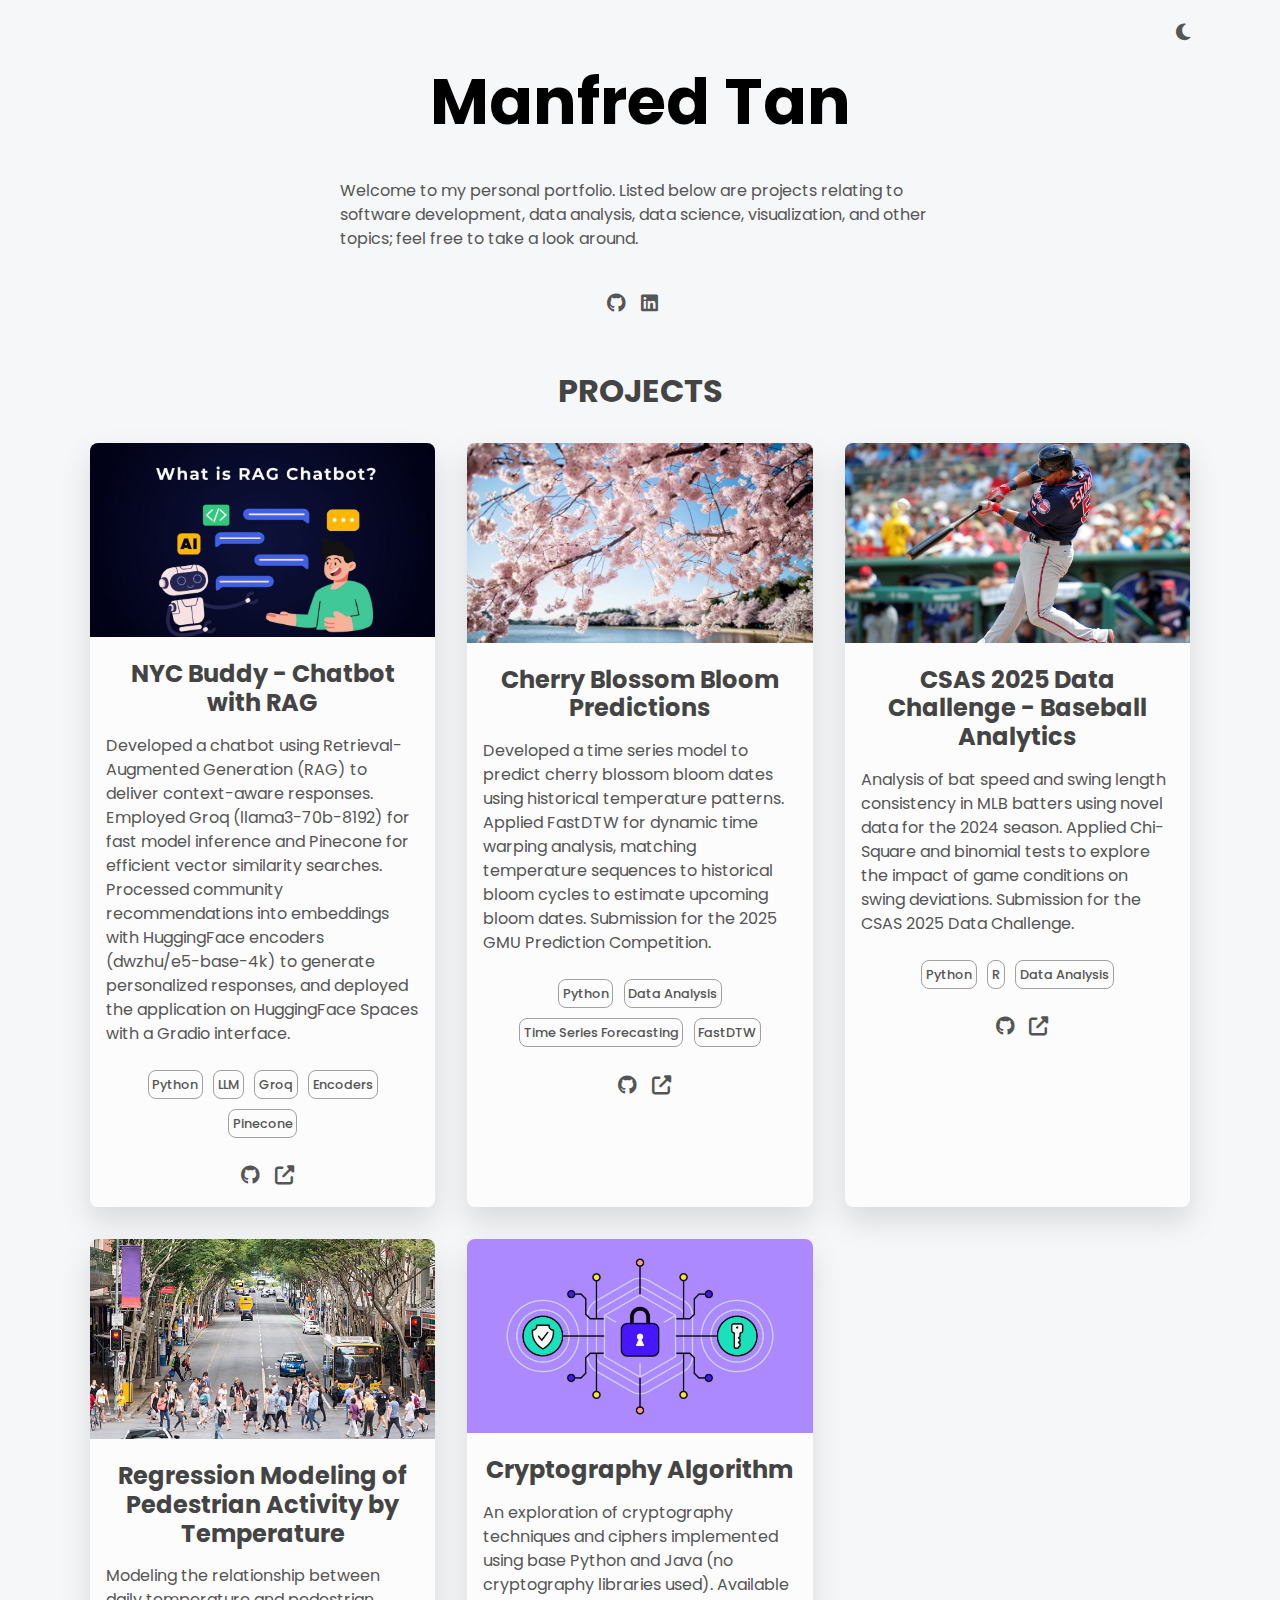
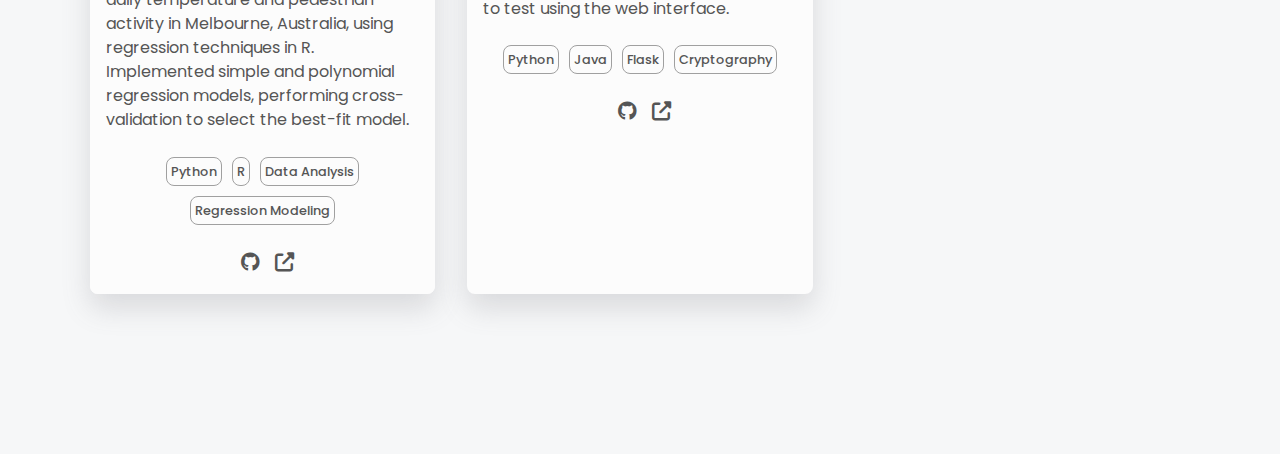
<file: index.html>
<!doctype html>
<html lang="en">
  <head>
    <meta charset="UTF-8" />
    <meta name="viewport" content="width=device-width, initial-scale=1" />
    <meta name="description" content="Portfolio" />
    <link rel="preconnect" href="https://fonts.googleapis.com" />
    <link rel="preconnect" href="https://fonts.gstatic.com" crossorigin />
    <link
      href="https://fonts.googleapis.com/css2?family=Poppins:wght@400;500;700&display=swap"
      rel="stylesheet"
    />
    <link rel="stylesheet" href="styles.css" />
    <link rel="stylesheet" href="https://cdnjs.cloudflare.com/ajax/libs/font-awesome/6.7.2/css/all.min.css" />

    <title>Manfred Tan</title>
  </head>

  <body class="light" id="top">
    <!-- Header -->
    <header class="header center">

        <button type="button" aria-label="toggle theme" class="btn btn--icon">
          <i aria-hidden="true" id="btn-theme" class="fas fa-moon"></i>
        </button>

      </nav>
    </header>

    <main>
      <!-- About -->
      <div class="about center">
        <h1><span class="about__name">Manfred Tan</span></h1>
        <p class="about__desc">
          Welcome to my personal portfolio. 
          Listed below are projects relating to software development, data analysis, data science, visualization, and other topics; 
          feel free to take a look around.
        </p>

        <div class="about__contact center">
          <a
            href="https://github.com/mt3842"
            aria-label="github"
            class="link link--icon"
          >
            <i aria-hidden="true" class="fab fa-github"></i>
          </a>

          <a
            href="https://linkedin.com/in/manfred-tan"
            aria-label="linkedin"
            class="link link--icon"
          >
            <i aria-hidden="true" class="fab fa-linkedin"></i>
          </a>
        </div>
      </div>

      <!----- ALL PROJECTS ----->
      <section id="projects" class="section projects">
        <h2 class="section__title">Projects</h2>
        <div class="projects__grid">



          <!-- PROJECT 5 -->
          <div class="project">
            <!-- Image -->
            <img src="projects/rag.jpg" class="project__image">
            <div class="project__content">
              <!-- Title -->
              <h3>NYC Buddy - Chatbot with RAG</h3>
              <!-- Description -->
              <p class="project__description">
                Developed a chatbot using Retrieval-Augmented Generation (RAG) to deliver context-aware responses. Employed Groq (llama3-70b-8192) for fast model inference and Pinecone for efficient vector similarity searches. 
                Processed community recommendations into embeddings with HuggingFace encoders (dwzhu/e5-base-4k) to generate personalized responses, and deployed the application on HuggingFace Spaces with a Gradio interface.
              <!-- Keyword Stack -->
              <ul class="project__stack">
                <li class="project__stack-item">Python</li>
                <li class="project__stack-item">LLM</li>
                <li class="project__stack-item">Groq</li>
                <li class="project__stack-item">Encoders</li>
                <li class="project__stack-item">Pinecone</li>

              </ul>
              <!-- Github -->
              <a
                href="https://github.com/mt3842/NYC-Buddy"
                aria-label="source code"
                class="link link--icon"
              >
                <i aria-hidden="true" class="fab fa-github"></i>
              </a>
              <!-- Link -->
              <a
                href="https://huggingface.co/spaces/mt3842ml/NYC-Buddy"
                aria-label="live preview"
                class="link link--icon"
              >
                <i aria-hidden="true" class="fa-solid fa-up-right-from-square"></i>
              </a>
              <!-- Other links -->
            </div>
          </div>

          
          <!-- PROJECT 1 -->
          <div class="project">
            <!-- Image -->
            <img src="projects/cherry.jpg" class="project__image">
            <div class="project__content">
              <!-- Title -->
              <h3>Cherry Blossom Bloom Predictions</h3>
              <!-- Description -->
              <p class="project__description">
                Developed a time series model to predict cherry blossom bloom dates using historical temperature patterns. Applied FastDTW for dynamic time warping analysis, matching temperature sequences to historical bloom cycles to estimate upcoming bloom dates. Submission for the 2025 GMU Prediction Competition.
              </p>
              <!-- Keyword Stack -->
              <ul class="project__stack">
                <li class="project__stack-item">Python</li>
                <li class="project__stack-item">Data Analysis</li>
                <li class="project__stack-item">Time Series Forecasting</li>
                <li class="project__stack-item">FastDTW</li>

              </ul>
              <!-- Github -->
              <a
                href="https://github.com/mt3842/cherry-blossom-2025"
                aria-label="source code"
                class="link link--icon"
              >
                <i aria-hidden="true" class="fab fa-github"></i>
              </a>
              <!-- Link -->
              <a
                href="https://mt3842.github.io/projects/cherry%20blossom%20predictions/predictions.html"
                aria-label="live preview"
                class="link link--icon"
              >
                <i aria-hidden="true" class="fa-solid fa-up-right-from-square"></i>
              </a>
              <!-- Other links -->
            </div>
          </div>


          <!-- PROJECT 2 -->
          <div class="project">
            <!-- Image -->
            <img src="projects/baseball.jpg" style="object-position: center top;" class="project__image">
            <div class="project__content">
              <!-- Title -->
              <h3>CSAS 2025 Data Challenge - Baseball Analytics</h3>
              <!-- Description -->
              <p class="project__description">
                Analysis of bat speed and swing length consistency in MLB batters using novel data for the 2024 season. Applied Chi-Square and binomial tests to explore the impact of game conditions on swing deviations. Submission for the CSAS 2025 Data Challenge.              </p>
              <!-- Keyword Stack -->
              <ul class="project__stack">
                <li class="project__stack-item">Python</li>
                <li class="project__stack-item">R</li>
                <li class="project__stack-item">Data Analysis</li>
              </ul>
              <!-- Github -->
              <a
                href="https://github.com/mt3842/CSAS-2025-Data-Challenge"
                aria-label="source code"
                class="link link--icon"
              >
                <i aria-hidden="true" class="fab fa-github"></i>
              </a>
              <!-- Link -->
              <a
                href="https://github.com/mt3842/CSAS-2025-Data-Challenge/blob/main/research.pdf/"
                aria-label="live preview"
                class="link link--icon"
              >
                <i aria-hidden="true" class="fa-solid fa-up-right-from-square"></i>
              </a>
              <!-- Other links -->
            </div>
          </div>


          <!-- PROJECT 3 -->
          <div class="project">
            <!-- Image -->
            <img src="projects/pedestrian.jpg" style="object-position: center bottom;" class="project__image">
            <div class="project__content">
              <!-- Title -->
              <h3>Regression Modeling of Pedestrian Activity by Temperature</h3>
              <!-- Description -->
              <p class="project__description">
                Modeling the relationship between daily temperature and pedestrian activity in Melbourne, Australia, using regression techniques in R. Implemented simple and polynomial regression models, performing cross-validation to select the best-fit model.
              <!-- Keyword Stack -->
              <ul class="project__stack">
                <li class="project__stack-item">Python</li>
                <li class="project__stack-item">R</li>
                <li class="project__stack-item">Data Analysis</li>
                <li class="project__stack-item">Regression Modeling</li>
              </ul>
              <!-- Github -->
              <a
                href="https://github.com/mt3842/Temperature-and-Pedestrians"
                aria-label="source code"
                class="link link--icon"
              >
                <i aria-hidden="true" class="fab fa-github"></i>
              </a>
              <!-- Link -->
              <a
                href="https://github.com/mt3842/Temperature-and-Pedestrians/blob/main/Temperature%20vs%20Pedestrians.pdf/"
                aria-label="live preview"
                class="link link--icon"
              >
                <i aria-hidden="true" class="fa-solid fa-up-right-from-square"></i>
              </a>
              <!-- Other links -->
            </div>
          </div>


          <!-- PROJECT 4 -->
          <div class="project">
            <!-- Image -->
            <img src="projects/cryptography.jpg" style="object-position: center bottom;" class="project__image">
            <div class="project__content">
              <!-- Title -->
              <h3>Cryptography Algorithm</h3>
              <!-- Description -->
              <p class="project__description">
                An exploration of cryptography techniques and ciphers implemented using base Python and Java (no cryptography libraries used). Available to test using the web interface.
              <!-- Keyword Stack -->
              <ul class="project__stack">
                <li class="project__stack-item">Python</li>
                <li class="project__stack-item">Java</li>
                <li class="project__stack-item">Flask</li>
                <li class="project__stack-item">Cryptography</li>
              </ul>
              <!-- Github -->
              <a
                href="https://github.com/mt3842/Cryptanalysis"
                aria-label="source code"
                class="link link--icon"
              >
                <i aria-hidden="true" class="fab fa-github"></i>
              </a>
              <!-- Link -->
              <a
                href="https://tanm2024.pythonanywhere.com/"
                aria-label="live preview"
                class="link link--icon"
              >
                <i aria-hidden="true" class="fa-solid fa-up-right-from-square"></i>
              </a>
              <!-- Other links -->
            </div>
          </div>




      <!----- END PROJECTS ----->
        </div>
      </section>

    </main>

    <footer class="footer">

    </footer>

    <script src="./script.js"></script>
  </body>
</html>
</file>
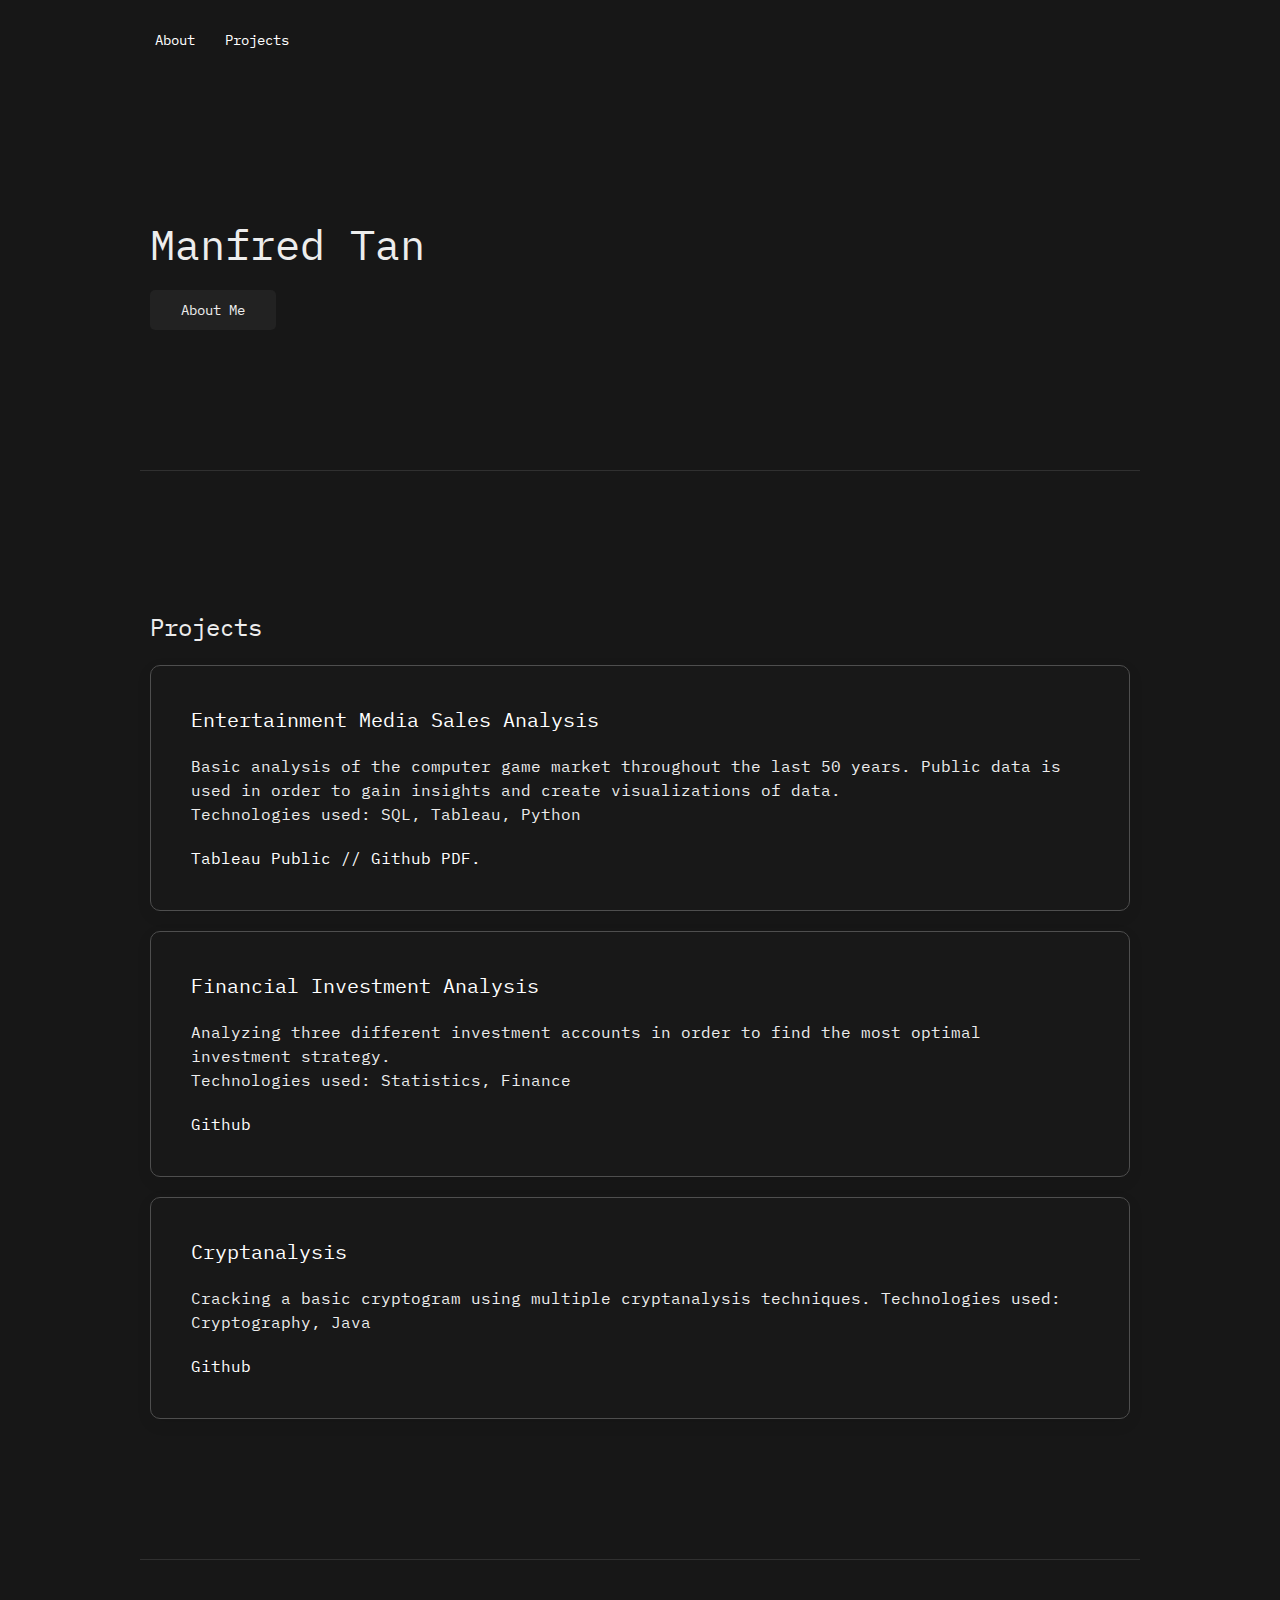
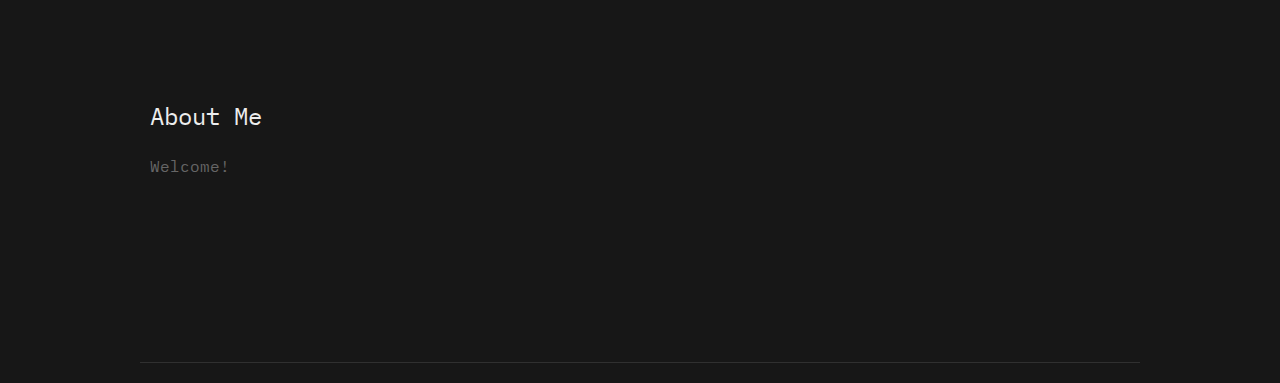
<file: version 0/index.html>
<!DOCTYPE html>
<html lang="en">


<head>
    <meta charset="UTF-8">
    <link rel="stylesheet" href="styles.css">

    <title>Portfolio</title>
</head>



<body>

<!-- Navigation -->
    <nav class="uk-navbar-container uk-margin-small-left uk-margin-small-right uk-visible@m uk-margin-xlarge-left uk-margin-xlarge-right" uk-navbar uk-sticky="sel-target: .uk-navbar-container; cls-active: uk-navbar-sticky">
    
        <ul class="uk-navbar-nav uk-light">
            <li><a class="uk-button-text uk-text-capitalize" href="#about" uk-scroll>About</a></li>
            <li><a class="uk-button-text uk-text-capitalize" href="#projects" uk-scroll>Projects</a></li>
        </ul>
    </nav>
<!-- Navigation End -->


<!-- Home -->
<section class="uk-margin-small-left uk-margin-small-right uk-margin-xlarge-top uk-margin-xlarge-bottom">
    <h1 class="uk-margin-xlarge-left uk-light uk-text-left uk-margin-xlarge-right">Manfred Tan</h1>
    <a href="#about" class="uk-margin-xlarge-left uk-text-capitalize uk-button uk-button-secondary" uk-scroll>About Me</a>

</section>

<!-- Home Ends -->

<!-- Projects Section -->
<hr class="uk-margin-xlarge-left uk-margin-xlarge-right">
<section id="projects" class="uk-margin-small-left uk-margin-small-right uk-margin-xlarge-top uk-margin-xlarge-bottom">
<h3 class="uk-margin-xlarge-left uk-light">Projects</h3>

<div class="uk-margin-xlarge-left uk-margin-xlarge-right">
    <!-- Projects -->
    <div class="uk-margin uk-card uk-card-secondary uk-card-body ">
        <h4>Entertainment Media Sales Analysis</h4>
        <p>Basic analysis of the computer game market throughout the last 50 years. Public data is used in order to gain insights and create visualizations of data.
          <br>
          Technologies used: SQL, Tableau, Python
        </p>
            <a href="https://public.tableau.com/app/profile/manfred.tan/viz/VideoGameSalesAnalysis_17225403248090/VideoGameSalesAnalysis">Tableau Public</a>
            <a> //</a>
            <a href="https://github.com/manfred-t/video-game-analysis">Github</a>
            <a href="https://manfred-t.github.io/sample-data-analysis/Sample%20Data%20Analysis%201.pdf" target="_blank">PDF.</a>

    </div>
        
    <div class="uk-margin uk-card uk-card-secondary uk-card-body ">
      <h4>Financial Investment Analysis</h4>
      <p>Analyzing three different investment accounts in order to find the most optimal investment strategy.
        <br>
        Technologies used: Statistics, Finance
      </p>
      <a href="https://github.com/manfred-t/Financial-Analysis">Github</a>
  </div>

    <div class="uk-margin uk-card uk-card-secondary uk-card-body ">
        <h4>Cryptanalysis</h4>
        <p>Cracking a basic cryptogram using multiple cryptanalysis techniques.
          Technologies used: Cryptography, Java
        </p>
          <a href="https://github.com/manfred-t/Cryptanalysis">Github</a>
    </div>

</div>



</section>




<hr class="uk-margin-xlarge-top uk-margin-xlarge-left uk-margin-xlarge-right">

<!-- About Me -->
<section id="about" class="uk-margin-small-left uk-margin-small-right uk-margin-xlarge-top uk-margin-xlarge-bottom">
<h3 class="uk-margin-xlarge-left uk-light">About Me</h3>
<!-- Change here to ur paragraph -->
<p class="uk-margin-xlarge-left uk-margin-xlarge-right">Welcome!</p>
<a href="" class="uk-margin-xlarge-left uk-light uk-button-text" uk-icon="instagram"></a> &nbsp;<a href="" class="uk-light uk-button-text" uk-icon="dribbble"></a> &nbsp;<a href="" class="uk-button-text uk-light" uk-icon="github"></a> &nbsp;<a href="" class=" uk-light uk-button-text" uk-icon="linkedin"></a>

<!-- About Me Ends -->
</section>

<hr class="uk-margin-xlarge-left uk-margin-xlarge-right">
</div>
<!-- Projects Section Ends -->
    
</body>
</html>
</file>
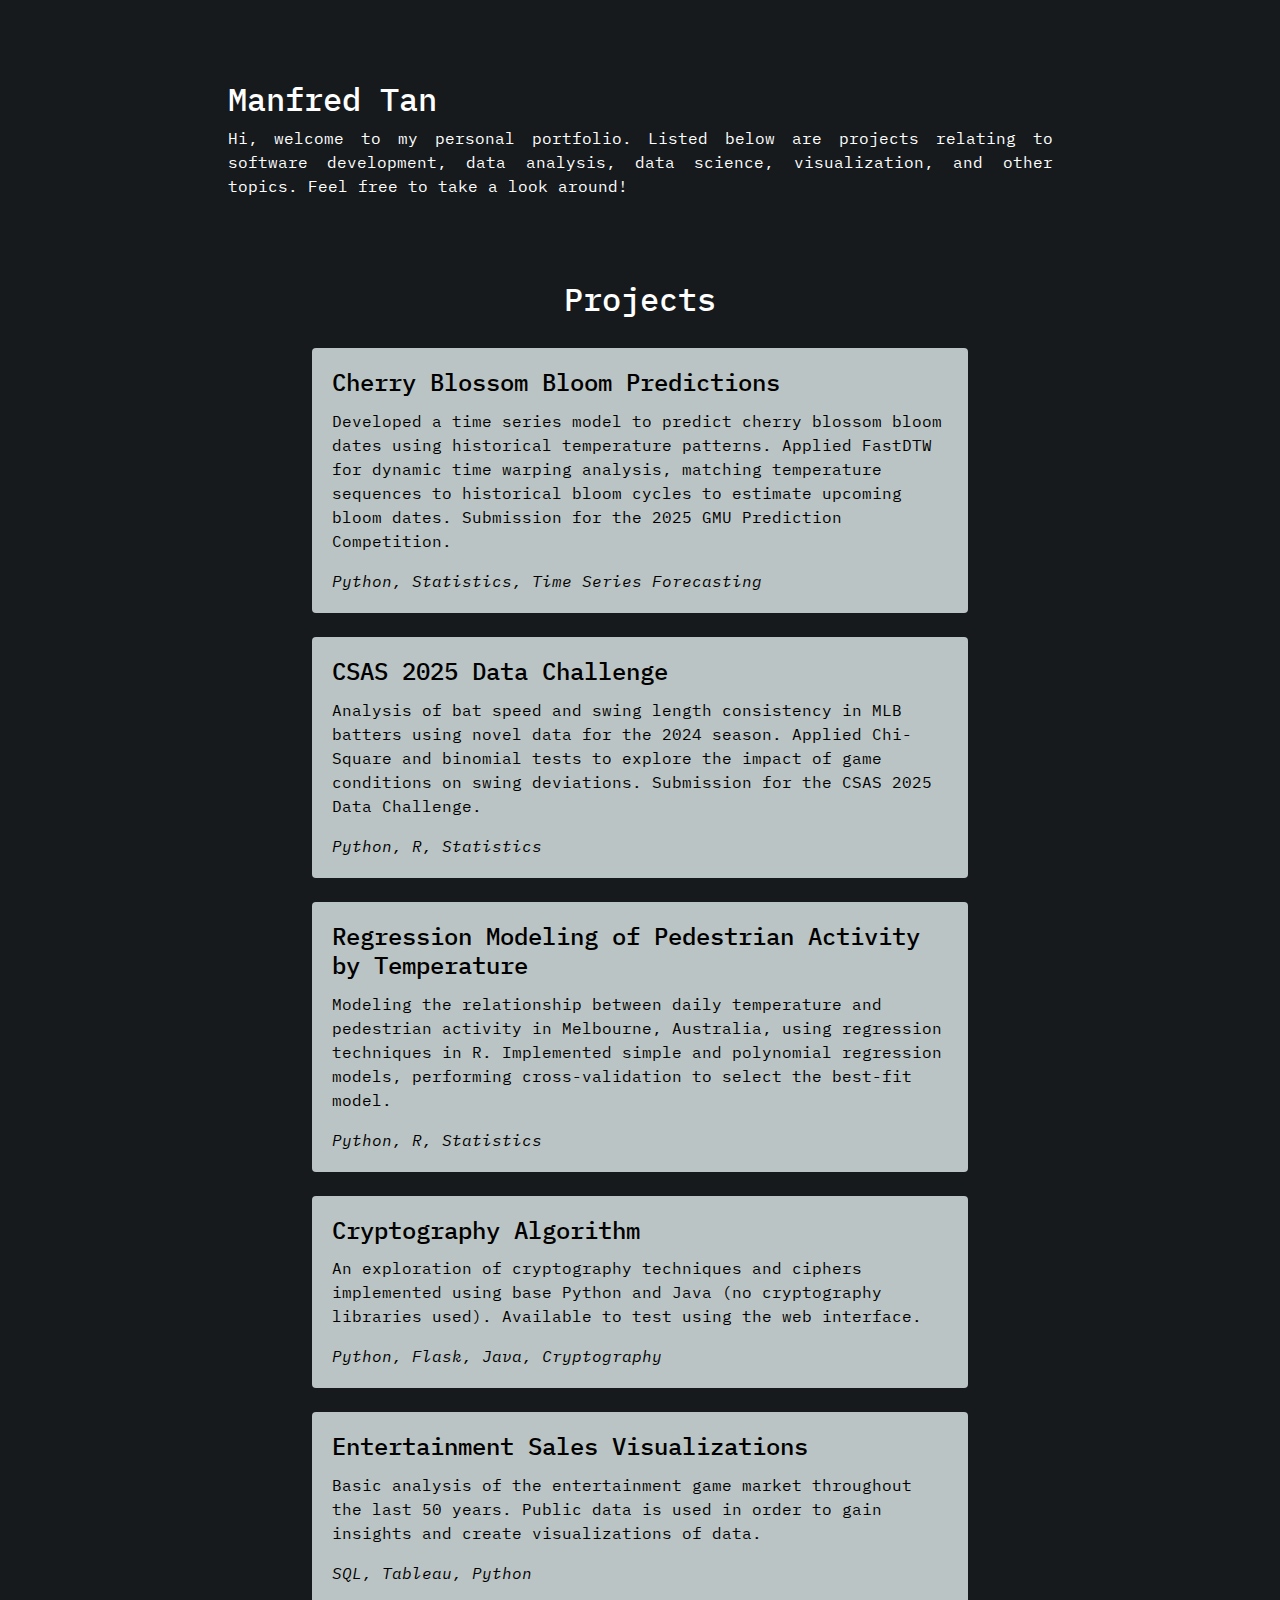
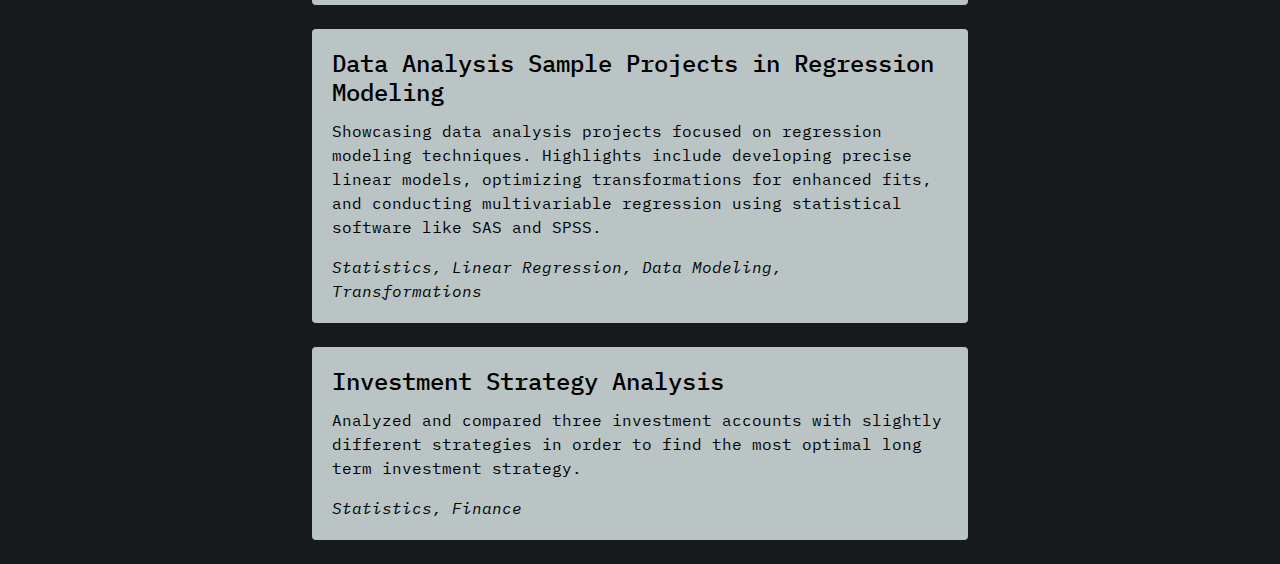
<file: old versions/version 1/index.html>
<!DOCTYPE html>
<html lang="en">
  <head>
    <meta charset="utf-8">
    <title>Portfolio</title>
    <meta name="viewport" content="width=device-width, initial-scale=1">
    <link rel="stylesheet" href="https://stackpath.bootstrapcdn.com/bootstrap/4.5.2/css/bootstrap.min.css" integrity="sha384-JcKb8q3iqJ61gNV9KGb8thSsNjpSL0n8PARn9HuZOnIxN0hoP+VmmDGMN5t9UJ0Z" crossorigin="anonymous">
    <link rel="stylesheet" href="assets/css/minimalist.css">
    <link rel="stylesheet" href="https://cdnjs.cloudflare.com/ajax/libs/font-awesome/5.14.0/css/all.min.css" integrity="sha512-1PKOgIY59xJ8Co8+NE6FZ+LOAZKjy+KY8iq0G4B3CyeY6wYHN3yt9PW0XpSriVlkMXe40PTKnXrLnZ9+fkDaog==" crossorigin="anonymous" />
    <link rel="icon" type="image/png" href="assets/images/favicon.ico">
  </head>
  <body >
    <header>
      <div class="container">
        <div class="row justify-content-lg-center">

          <div class="col-lg-9">
            <h2>Manfred Tan</h2>
            <p class="text-justify">Hi, welcome to my personal portfolio. Listed below are projects relating to software development, data analysis, data science, visualization, and other topics. Feel free to take a look around!</p>
            <ul class="list-inline text-lg-right social-iconsHead">
              <li class="list-inline-item"><a href="https://github.com/manfred-t/" target="_blank"><i class="fab fa-github"></i></a></li>
              <li class="list-inline-item"><a href="https://www.linkedin.com/in/manfred-tan" target="_blank"><i class="fab fa-linkedin-in"></i></a></li>
              <li class="list-inline-item"><a href="#" target="_blank"><i class="fas fa-at"></i></a></li>
            </ul>
          </div>
        </div>
      </div>
    </header>
    <section>
      <h2 class="text-center text-white">Projects</h2> <!-- Centered heading -->
      <div class="tab-pane fade show" id="projects" role="tabpanel">
        <div class="card-container"> <!-- Added wrapper -->
          <div class="row justify-content-lg-center">

            <!-- ./project -->
            <div class="col-lg-8 pb-4">
              <div class="card">
                <div class="card-body">

                  <h4 class="card-title">Cherry Blossom Bloom Predictions</h4>
                  <p class="card-text">
                    Developed a time series model to predict cherry blossom bloom dates using historical temperature 
                    patterns. Applied FastDTW for dynamic time warping analysis, matching temperature sequences 
                    to historical bloom cycles to estimate upcoming bloom dates. Submission for the 2025 GMU Prediction Competition.
                  </p>
                  

                  <div class="d-flex justify-content-between align-items-center">
                    <span class="card-text"><em>Python, Statistics, Time Series Forecasting </em></span>
                    <ul class="list-inline mb-0">
                      <li class="list-inline-item social-icons"><a href="assets/pages/cherry blossom predictions/predictions.html"><i class="fas fa-link"></i></a></li>
                      <li class="list-inline-item social-icons"><a href="https://github.com/mt3842/cherry-blossom-2025" target="_blank"><i class="fab fa-github"></i></a></li>
                    </ul>
                  </div>

                </div>
              </div>
            </div>
            <!-- Repeat for more projects -->

            <!-- ./project -->
            <div class="col-lg-8 pb-4">
              <div class="card">
                <div class="card-body">

                  <h4 class="card-title">CSAS 2025 Data Challenge</h4>
                  <p class="card-text">Analysis of bat speed and swing length consistency in MLB batters using novel data for the 2024 season. Applied Chi-Square and binomial tests to explore the impact of game conditions on swing deviations. Submission for the CSAS 2025 Data Challenge.</p>
                  

                  <div class="d-flex justify-content-between align-items-center">
                    <span class="card-text"><em>Python, R, Statistics </em></span>
                    <ul class="list-inline mb-0">
                      <li class="list-inline-item social-icons"><a href="https://github.com/mt3842/CSAS-2025-Data-Challenge/blob/main/research.pdf/"><i class="fas fa-link"></i></a></li>
                      <li class="list-inline-item social-icons"><a href="https://github.com/mt3842/CSAS-2025-Data-Challenge" target="_blank"><i class="fab fa-github"></i></a></li>
                    </ul>
                  </div>

                </div>
              </div>
            </div>
            <!-- Repeat for more projects -->

            <!-- ./project -->
            <div class="col-lg-8 pb-4">
              <div class="card">
                <div class="card-body">

                  <h4 class="card-title">Regression Modeling of Pedestrian Activity by Temperature</h4>
                  <p class="card-text">Modeling the relationship between daily temperature and pedestrian activity in Melbourne, Australia, using regression techniques in R. Implemented simple and polynomial regression models, performing cross-validation to select the best-fit model. </p>
                  

                  <div class="d-flex justify-content-between align-items-center">
                    <span class="card-text"><em>Python, R, Statistics </em></span>
                    <ul class="list-inline mb-0">
                      <li class="list-inline-item social-icons"><a href="https://github.com/mt3842/Temperature-and-Pedestrians/blob/main/Temperature%20vs%20Pedestrians.pdf/"><i class="fas fa-link"></i></a></li>
                      <li class="list-inline-item social-icons"><a href="https://github.com/mt3842/Temperature-and-Pedestrians" target="_blank"><i class="fab fa-github"></i></a></li>
                    </ul>
                  </div>

                </div>
              </div>
            </div>
            <!-- Repeat for more projects -->
            
            <!-- ./project -->
            <div class="col-lg-8 pb-4">
              <div class="card">
                <div class="card-body">

                  <h4 class="card-title">Cryptography Algorithm</h4>
                  <p class="card-text">An exploration of cryptography techniques and ciphers implemented using base Python and Java (no cryptography libraries used). Available to test using the web interface. </p>
                  

                  <div class="d-flex justify-content-between align-items-center">
                    <span class="card-text"><em>Python, Flask, Java, Cryptography </em></span>
                    <ul class="list-inline mb-0">
                      <li class="list-inline-item social-icons"><a href="https://tanm2024.pythonanywhere.com/"><i class="fas fa-link"></i></a></li>
                      <li class="list-inline-item social-icons"><a href="https://github.com/manfred-t/Cryptanalysis" target="_blank"><i class="fab fa-github"></i></a></li>
                    </ul>
                  </div>

                </div>
              </div>
            </div>
            <!-- Repeat for more projects -->

            <!-- ./project -->
            <div class="col-lg-8 pb-4">
              <div class="card">
                <div class="card-body">

                  <h4 class="card-title">Entertainment Sales Visualizations</h4>
                  <p class="card-text">Basic analysis of the entertainment game market throughout the last 50 years. Public data is used in order to gain insights and create visualizations of data. </p>
                  <div class="d-flex justify-content-between align-items-center">
                    <span class="card-text"><em>SQL, Tableau, Python </em></span>
                    <ul class="list-inline mb-0"> <!-- ADD TABLEAU ICON-->
                      <li class="list-inline-item social-icons"><a href="https://github.com/manfred-t/Financial-Analysis" target="_blank"><i class="fab fa-github"></i></a></li>
                    </ul>
                  </div>

                </div>
              </div>
            </div>
            <!-- Repeat for more projects -->
            
            <!-- ./project -->
            <div class="col-lg-8 pb-4">
              <div class="card">
                <div class="card-body">
                  <h4 class="card-title">Data Analysis Sample Projects in Regression Modeling</h4>
                  <p class="card-text">Showcasing data analysis projects focused on regression modeling techniques. Highlights include developing precise linear models, optimizing transformations for enhanced fits, and conducting multivariable regression using statistical software like SAS and SPSS. </p>
                  <div class="d-flex justify-content-between align-items-center">
                    <span class="card-text"><em>Statistics, Linear Regression, Data Modeling, Transformations</em></span>
                    <ul class="list-inline mb-0">
                      <li class="list-inline-item social-icons"><a href="https://manfred-t.github.io/sample-data-analysis/Sample%20Data%20Analysis%201.pdf" target="_blank"><i class="fas fa-link"></i></a></li>
                      <li class="list-inline-item social-icons"><a href="https://manfred-t.github.io/sample-data-analysis/Sample%20Data%20Analysis%202.pdf" target="_blank"><i class="fas fa-link"></i></a></li>
                    </ul>
                  </div>
                </div>
              </div>
            </div>
            <!-- Repeat for more projects -->

            <!-- ./project -->
            <div class="col-lg-8 pb-4">
              <div class="card">
                <div class="card-body">

                  <h4 class="card-title">Investment Strategy Analysis</h4>
                  <p class="card-text">Analyzed and compared three investment accounts with slightly different strategies in order to find the most optimal long term investment strategy. </p>
                  <div class="d-flex justify-content-between align-items-center">
                    <span class="card-text"><em>Statistics, Finance </em></span>
                    <ul class="list-inline mb-0">
                      <li class="list-inline-item social-icons"><a href="https://github.com/manfred-t/Financial-Analysis" target="_blank"><i class="fab fa-github"></i></a></li>
                    </ul>
                  </div>

                </div>
              </div>
            </div>
            <!-- Repeat for more projects -->

          </div>
        </div>
      </div>
    </section>

    <script src="https://code.jquery.com/jquery-3.5.1.slim.min.js" integrity="sha384-DfXdz2htPH0lsSSs5nCTpuj/zy4C+OGpamoFVy38MVBnE+IbbVYUew+OrCXaRkfj" crossorigin="anonymous"></script>
    <script src="https://cdn.jsdelivr.net/npm/popper.js@1.16.1/dist/umd/popper.min.js" integrity="sha384-9/reFTGAW83EW2RDu2S0VKaIzap3H66lZH81PoYlFhbGU+6BZp6G7niu735Sk7lN" crossorigin="anonymous"></script>
    <script src="https://stackpath.bootstrapcdn.com/bootstrap/4.5.2/js/bootstrap.min.js" integrity="sha384-B4gt1jrGC7Jh4AgTPSdUtOBvfO8shuf57BaghqFfPlYxofvL8/KUEfYiJOMMV+rV" crossorigin="anonymous"></script>
  </body>
</html>
</file>
<file: styles.css>
/*===============
  global styles
===============*/

* {
    padding: 0;
    margin: 0;
    border: 0;
    outline: 0;
    background-color: inherit;
    color: inherit;
    font-family: inherit;
    font-size: inherit;
    box-shadow: none;
    box-sizing: border-box;
  }
  
  html {
    scroll-behavior: smooth;
  }
  
  body {
    font-family: "Poppins", sans-serif;
    line-height: 1.5;
    color: var(--clr-fg);
    background-color: var(--clr-bg);
  }
  
  .light {
    --clr-bg:     #f6f7f8    ;
    --clr-bg-alt: #fcfcfc;
    --clr-fg: #555;
    --clr-fg-alt: #444;
    --clr-primary: #000000;
    --shadow: rgba(100, 100, 111, 0.2) 0px 14px 29px 0px
  }
  
  .dark {
    --clr-bg: #23283e;
    --clr-bg-alt: #373e64;
    --clr-fg: #bdbddd;
    --clr-fg-alt: #cdcdff;
    --clr-primary: #B19FF9;
    --shadow: rgba(0, 0, 0, 0.16) 0px 10px 36px 0px,
      rgba(0, 0, 0, 0.06) 0px 0px 0px 1px;
  }
  
  ::-moz-selection {
    background: var(--clr-primary);
    color: var(--clr-bg);
  }
  
  ::-webkit-selection,
  ::selection {
    background: var(--clr-primary);
    color: var(--clr-bg);
  }
  
  h1,
  h2,
  h3,
  h4 {
    line-height: 1.2;
    color: var(--clr-fg-alt);
  }
  
  h1 {
    font-size: 4rem;
  }
  
  h2 {
    font-size: 2rem;
  }
  
  h3 {
    font-size: 1.5rem;
  }
  
  h4 {
    font-size: 1.3rem;
  }
  
  ul {
    list-style-type: none;
  }
  
  a {
    text-decoration: none;
  }
  
  button {
    cursor: pointer;
  }
  
  @media (max-width: 900px) {
    h1 {
      font-size: 2.6rem;
    }
  }
  
  /*===================
    buttons and links
  ===================*/
  
  .link {
    color: var(--clr-primary);
    padding: 0 0 0.3em 0;
    position: relative;
  }
  
  .link:hover {
    color: var(--clr-primary);
  }
  
  .link::before {
    content: "";
    display: inline;
    width: 0%;
    height: 0.2em;
    position: absolute;
    bottom: 0;
    background-color: var(--clr-primary);
    transition: width 0.2s ease-in;
  }
  
  .link:hover::before,
  .link:focus::before {
    width: 100%;
  }
  
  .link--nav {
    color: var(--clr-fg);
    text-transform: lowercase;
    font-weight: 500;
  }
  
  .link--icon {
    color: var(--clr-fg);
    font-size: 1.2rem;
  }
  
  .btn {
    display: block;
    padding: 0.8em 1.4em;
    font-weight: 500;
    font-size: 0.9rem;
    text-transform: lowercase;
    transition: transform 0.2s ease-in-out;
  }
  
  .btn--outline {
    color: var(--clr-primary);
    border: 2px solid var(--clr-primary);
    position: relative;
    overflow: hidden;
    z-index: 1;
  }
  
  .btn--outline:focus,
  .btn--outline:hover {
    color: var(--clr-bg);
  }
  
  .btn--outline:before {
    content: "";
    position: absolute;
    background-color: var(--clr-primary);
    right: 100%;
    bottom: 0;
    left: 0;
    top: 0;
    z-index: -1;
    transition: right 0.2s ease-in-out;
  }
  
  .btn--outline:hover::before,
  .btn--outline:focus::before {
    right: 0;
  }
  
  .btn--plain {
    text-transform: initial;
    background-color: var(--clr-bg-alt);
    box-shadow: rgba(0, 0, 0, 0.15) 0px 3px 3px 0px;
    border: 0;
  }
  
  .btn--plain:hover {
    transform: translateY(-4px);
  }
  
  .btn--icon {
    padding: 0;
    font-size: 1.2rem;
  }
  
  .btn--icon:hover,
  .btn--icon:focus {
    color: var(--clr-primary);
  }
  
  .btn--icon:active {
    transform: translateY(-5px);
  }
  
  /*========
    layout
  ========*/
  
  .center {
    display: flex;
    align-items: center;
  }
  
  .header {
    height: 4em;
    max-width: 1100px;
    width: 95%;
    margin: 0 auto;
    justify-content: right;
  }
  
  main {
    max-width: 1100px;
    width: 95%;
    margin: 0 auto;
  }
  
  .section {
    margin-top: 3em;
  }
  
  .section__title {
    text-align: center;
    margin-bottom: 1em;
    text-transform: uppercase;
  }
    
  .about {
    flex-direction: column;
  }
  
  .about__name {
    color: var(--clr-primary);
  }
  
  
  .about__desc {
    font-size: 1rem;
    max-width: 600px;
  }
  
  .about__desc,
  .about__contact {
    margin-top: 2.4em;
  }
  
  .about .link--icon {
    margin-right: 0.8em;
  }
  
  .about .btn--outline {
    margin-right: 1em;
  }
  
  .projects__grid {
    max-width: 1100px;
    margin: 0 auto;
    display: grid;
    grid-template-columns: repeat(auto-fit, minmax(18em, 1fr));
    grid-gap: 2em;
  }

  .project {
    background-color: var(--clr-bg-alt);
    margin: 0 auto;
    text-align: center;
    justify-content: space-between; /* Ensures content fills the card */ 
    box-shadow: var(--shadow);
    transition: transform 0.2s linear;
    overflow: hidden; /* Ensures child elements respect the border-radius */
    border-radius: 8px; /* Adjust this for more/less roundness */ 
  }

  .project__content {
    padding: 1em; /* Applies padding only to text, not the image */
  }

  .project:hover {
    transform: translateY(-7px);
  }

  .project__image {
    width: 100%;         /* Full width of the card */
    height: auto;  /* Auto height based on image aspect ratio */
    max-height: 200px; /* Optional: Set a max height to control image size */
    object-fit: cover;   /* Ensures the image covers the area without distortion */
  }  
  
  .project__description {
    margin-top: 1em;
    text-align: left;
  }
  
  .project__stack {
    display: flex;
    flex-wrap: wrap;
    justify-content: center;
    margin: 1.2em 0;
  }
  
  .project__stack-item {
    margin: 0.4em;
    font-weight: 500;
    font-size: 0.8rem;
    padding:0.3em;
    border: 1.2px solid #a0a0a0;
    background: transparent; /* Ensures inside is empty */
    border-radius: 8px; /* Adjust this for more/less roundness */ 
  }
  
  .project .link--icon {
    margin-left: 0.5em;
  }
  
  .footer {
    padding: 3em 0;
    margin-top: 4em;
    text-align: center;
  }
  
  .footer__link {
    font-size: 0.9rem;
    font-weight: 700;
    color: var(--clr-fg);
  }
    
  @media (max-width: 600px) {
    .header {
      height: 6em;
    }
  
    .section {
      margin-top: 4em;
    }
  
    .nav__list {
      flex-direction: column;
      padding: 4em 0;
      position: absolute;
      right: 0;
      left: 0;
      top: 5em;
      background-color: var(--clr-bg);
      width: 0;
      overflow: hidden;
      transition: width 0.2s ease-in-out;
    }
  
    .display-nav-list {
      width: 100%;
    }
  
    .nav__list-item {
      margin: 0.5em 0;
    }
  
    .nav__hamburger {
      display: flex;
      margin-left: 0.8em;
    }
  
    .about {
      align-items: flex-start;
      margin-top: 2em;
    }
  
    .footer {
      padding: 2em;
      margin-top: 3em;
    }
  
  }
</file>
<file: old versions/version 1/assets/css/minimalist.css>
/* Google Fonts */
@import url('https://fonts.googleapis.com/css2?family=IBM+Plex+Mono:wght@400;500;600&display=swap');

/* HTML */
html {
  scroll-behavior: smooth;
}

/* Body */
body {
  font-family: 'IBM Plex Mono', monospace, sans-serif !important;
  background-color: #161a1d;
  color: white; /* Change text color for better contrast */
}

/* Header and Section */
header, section {
  padding-top: 5rem;
  height: 200px;
}

/* Anchors */
a {
  color: white; /* Change anchor color to white */
  text-decoration: underline;
}

a:hover {
  color: yellow; /* Change hover color for visibility */
  background-image: linear-gradient(to right, black, black);
  background-position: bottom left;
  background-repeat: no-repeat;
  background-size: 100% 2px;
  text-decoration: none !important;
}

/* Content tabs a */
#content-tabs a {
  text-decoration: none;
  color: white; /* Change tab link color to white */
}

/* Social Icons a color */
.social-icons a {
  color: black !important; /* Change social icon color to black */
  background: none;
}

.social-iconsHead {
  color: white !important; /* Change social icon color to white */
  background: none;
}

/* User Image */
.user-image {
  width: 140px;
  height: 140px;
  -webkit-filter: grayscale(100%); /* Safari 6.0 - 9.0 */
  filter: grayscale(100%);
}

@media (max-width: 767px) {
  header .col-lg-2 {
    padding-bottom: 3rem;
  }
}

/* Content Switcher */
.list-group-item.active {
  color: white !important; /* Keep active item color white */
  background: black !important;
  border-color: black !important;
}

.list-group a {
  color: white !important; /* Change general link color to white */
}

/* Timeline */
.timeline-container {
  width: 80%;
  padding: 50px 0;
  margin: 50px auto;
  position: relative;
  overflow: hidden;
}

.timeline-container:before {
  content: '';
  position: absolute;
  top: 0;
  left: 50%;
  margin-left: -1px;
  width: 2px;
  height: 100%;
  background: #CCD1D9;
  z-index: 1;
}

.timeline-block {
  width: -webkit-calc(50% + 8px);
  width: -moz-calc(50% + 8px);
  width: calc(50% + 8px);
  display: -webkit-box;
  display: -webkit-flex;
  display: -moz-box;
  display: flex;
  -webkit-box-pack: justify;
  -webkit-justify-content: space-between;
  -moz-box-pack: justify;
  justify-content: space-between;
  clear: both;
}

.timeline-block-right {
  float: right;
}

.timeline-block-left {
  float: left;
  direction: ltr;
}

.marker {
  width: 16px;
  height: 16px;
  border-radius: 50%;
  border: 2px solid black;
  background: white;
  margin-top: 10px;
  z-index: 9999;
}

.timeline-content {
  width: 95%;
  padding: 0 15px;
  color: white; /* Change timeline text color to white */
}

.timeline-block-left .timeline-content {
  text-align: right;
}

.timeline-content .timeline-h3 {
  margin-top: 5px;
  margin-bottom: 5px;
  font-size: 25px;
  font-weight: 500;
}

.timeline-content .timeline-span {
  font-size: 15px;
  color: #a4a4a4; /* Keep span color subtle but readable */
}

.timeline-content .timeline-p {
  font-size: 14px;
  line-height: 1.5em;
  word-spacing: 1px;
  color: white; /* Change paragraph text color to white */
}

/* Card Styles */
.card {
    background-color: #bbc4c4	; /* Dark background for cards */
    border: none; /* Remove border */
    box-shadow: none; /* Remove shadow */
  }
  
/* Ensure the card container has appropriate spacing */
.card-container {
    margin: 30px auto; /* Center the cards and add space around them */
    max-width: 1000px; /* Set a max width to the container */
  }

.proj-img {
    position:absolute;
    left:0px;
    height: 100%;
    width: 150px;
  }
  

.card .card-title,
.card .card-text {
  color: black; /* Ensure text inside card is white */
}

@media screen and (max-width: 768px) {
  .timeline-container:before {
    left: 8px;
    width: 2px;
  }

  .timeline-block {
    width: 100%;
    margin-bottom: 30px;
  }

  .timeline-block-right {
    float: none;
  }

  .timeline-block-left {
    float: none;
    direction: ltr;
  }

  .timeline-block-left .timeline-content {
    text-align: left;
    order: 2;
  }

  .timeline-block-left .marker {
    order: 1;
  }
}
</file>
